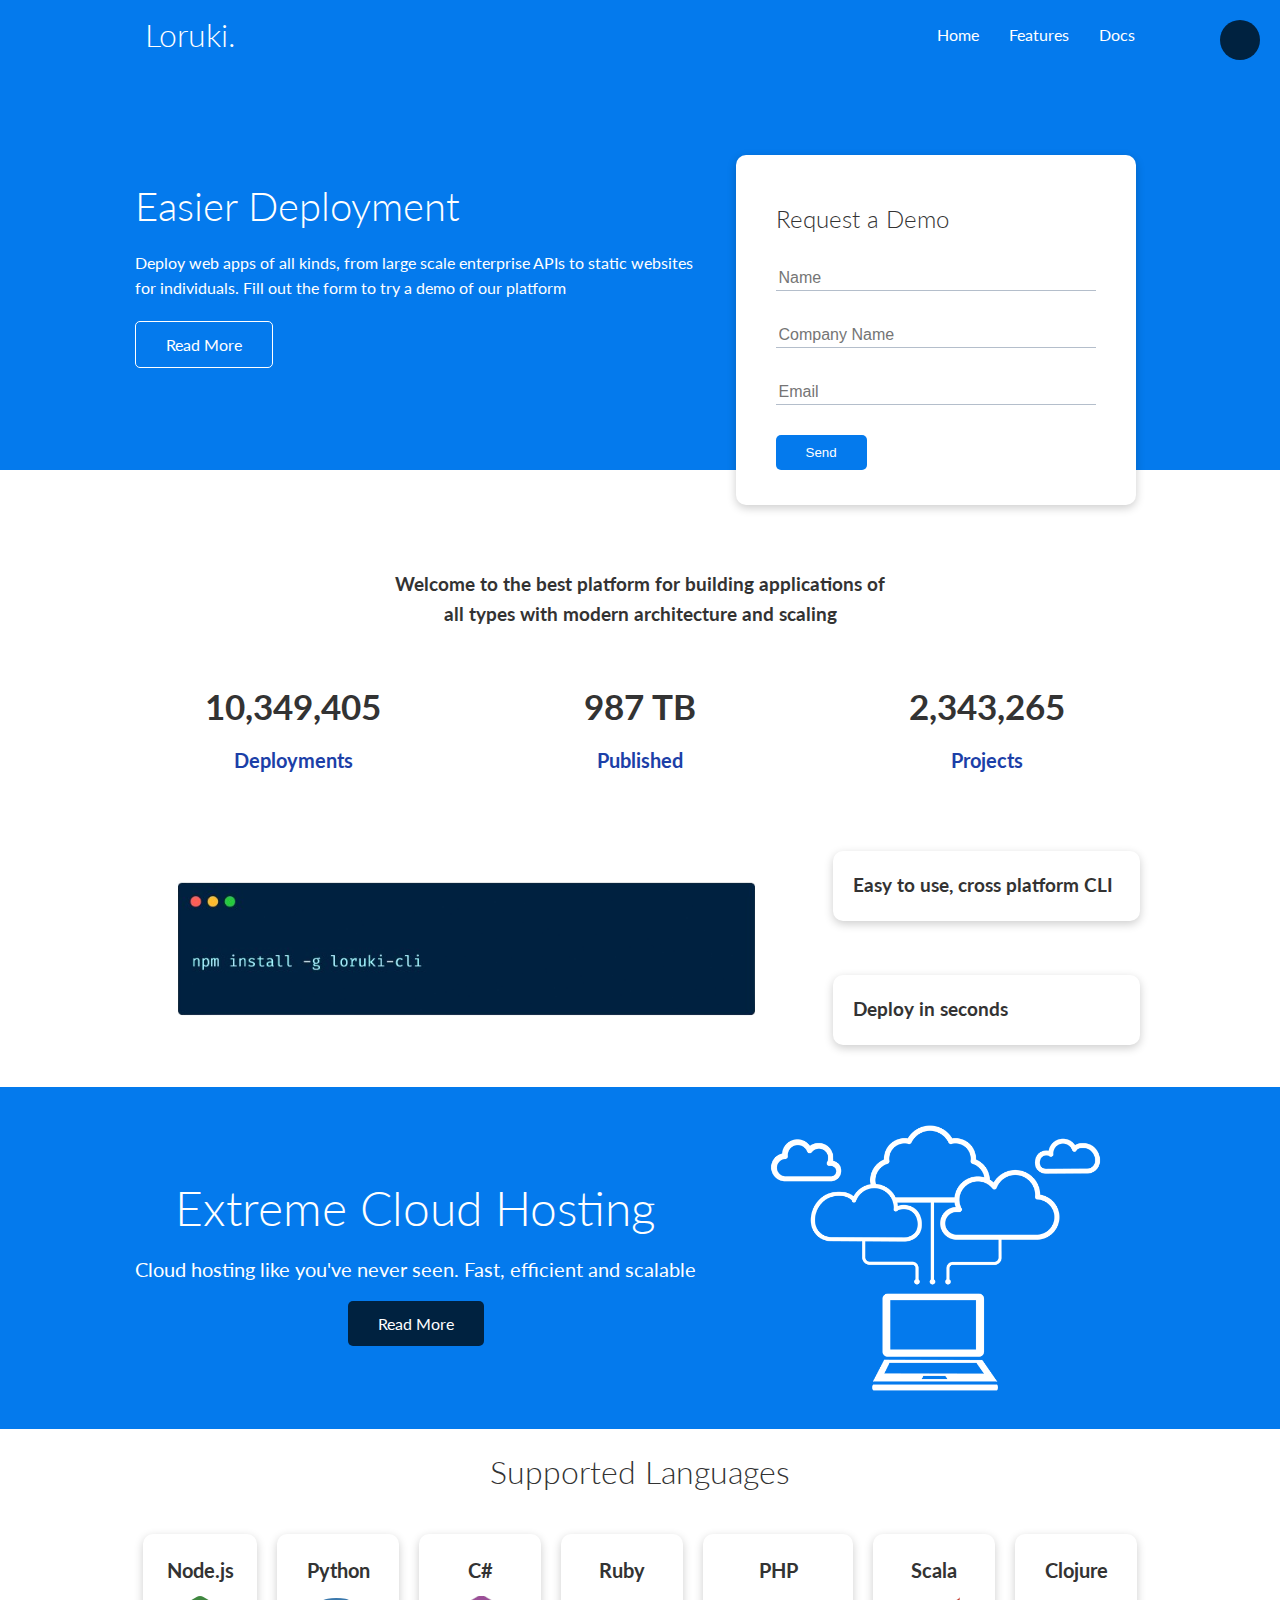
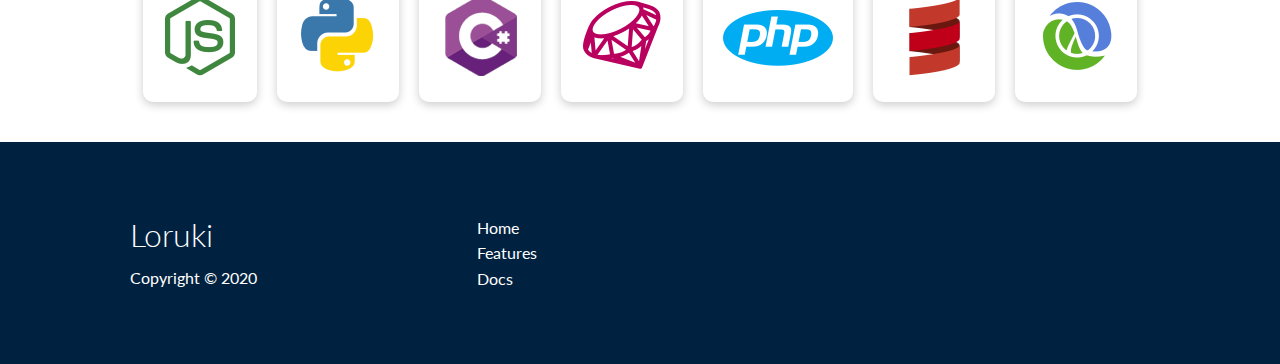
<file: index.html>
<!DOCTYPE html>
<html lang="en">
<head>
    <meta charset="UTF-8">
    <meta name="viewport" content="width=device-width, initial-scale=1.0">
    <link rel="stylesheet" href="https://cdnjs.cloudflare.com/ajax/libs/font-awesome/5.15.1/css/all.min.css" integrity="sha512-+4zCK9k+qNFUR5X+cKL9EIR+ZOhtIloNl9GIKS57V1MyNsYpYcUrUeQc9vNfzsWfV28IaLL3i96P9sdNyeRssA==" crossorigin="anonymous" />
    <link rel="stylesheet" href="utilities.css">
    <link rel="stylesheet" href="style.css">
    <title>Loruki | Cloud Hosting For Everyone</title>
</head>
<body>
    <!-- Navbar -->
    <div class="navbar">
        <div class="container flex">
             <h1 class="logo"><a href="index.html">Loruki.</a></h1>
            <nav>
                <ul>
                    <li><a href="index.html">Home</a></li>
                    <li><a href="features.html">Features</a></li>
                    <li><a href="docs.html">Docs</a></li>
                </ul>
            </nav>
        </div>
    </div>
    <!-- Replace the existing button with this -->
    <button id="darkToggle" class="btn btn-dark" style="position:absolute; top:20px; right:20px;">
    <i class="fas fa-moon"></i>
    </button>
    <!-- Showcase -->
    <section class="showcase">
        <div class="container grid">
            <div class="showcase-text">
                <h1>Easier Deployment</h1>
                <p>Deploy web apps of all kinds, from large scale enterprise APIs to static websites for individuals. Fill out the form to try a demo of our platform</p>
                <a href="features.html" class="btn btn-outline">Read More</a>
            </div>

            <div class="showcase-form card">
                <h2>Request a Demo</h2>
                 <!--  <form name="contact" netlify-honeypot="bot-field" method="POST" data-netlify="true">
                    <input type="hidden" name="form-name" value="contact">
                    <p class="hidden">
                        <label>Don’t fill this out if you're human: <input name="bot-field" /></label>
                      </p>
                    <div class="form-control">
                        <input type="text" name="name" placeholder="Name" required>
                    </div>
                    <div class="form-control">
                        <input type="text" name="company" placeholder="Company Name" required>
                    </div>
                    <div class="form-control">
                        <input type="email" name="email" placeholder="Email" required>
                    </div>
                    <input type="submit" value="Send" class="btn btn-primary">
                </form> -->
                 <form>
                    <div class="form-control">
                        <input type="text" name="name" placeholder="Name" required>
                    </div>
                    <div class="form-control">
                        <input type="text" name="company" placeholder="Company Name" required>
                    </div>
                    <div class="form-control">
                        <input type="email" name="email" placeholder="Email" required>
                    </div>
                    <input type="submit" value="Send" class="btn btn-primary">
                </form>
            </div>
        </div>
    </section>

    <!-- Stats -->
    <section class="stats">
        <div class="container">
            <h3 class="stats-heading text-center my-1">
                Welcome to the best platform for building applications of all types with modern architecture and scaling
            </h3>

            <div class="grid grid-3 text-center my-4">
                <div>
                    <i class="fas fa-server fa-3x"></i>
                    <h3>10,349,405</h3>
                    <p class="text-secondary">Deployments</p>
                </div>
                <div>
                    <i class="fas fa-upload fa-3x"></i>
                    <h3>987 TB</h3>
                    <p class="text-secondary">Published</p>
                </div>
                <div>
                    <i class="fas fa-project-diagram fa-3x"></i>
                    <h3>2,343,265</h3>
                    <p class="text-secondary">Projects</p>
                </div>
            </div>
        </div>
    </section>

    <!-- Cli -->
    <section class="cli">
        <div class="container grid">
            <img src="images/cli.png" alt="">
            <div class="card">
                <h3>Easy to use, cross platform CLI</h3>
            </div>
            <div class="card">
                <h3>Deploy in seconds</h3>
            </div>
        </div>
    </section>

    <!-- Cloud -->
    <section class="cloud bg-primary my-2 py-2">
        <div class="container grid">
            <div class="text-center">
                <h2 class="lg">Extreme Cloud Hosting</h2>
                <p class="lead my-1">Cloud hosting like you've never seen. Fast, efficient and scalable</p>
                <a href="features.html" class="btn btn-dark">Read More</a>
            </div>
            <img src="images/cloud.png" alt="">
        </div>
    </section>

    <!-- Languages -->
    <section class="languages">
        <h2 class="md text-center my-2">
            Supported Languages
        </h2>
        <div class="container flex">
            <div class="card">
                <h4>Node.js</h4>
                <img src="images/logos/node.png" alt="">
            </div>
            <div class="card">
                <h4>Python</h4>
                <img src="images/logos/python.png" alt="">
              </div>
              <div class="card">
                <h4>C#</h4>
                <img src="images/logos/csharp.png" alt="">
              </div>
              <div class="card">
                <h4>Ruby</h4>
                <img src="images/logos/ruby.png" alt="">
              </div>
              <div class="card">
                <h4>PHP</h4>
                <img src="images/logos/php.png" alt="">
              </div>
              <div class="card">
                <h4>Scala</h4>
                <img src="images/logos/scala.png" alt="">
              </div>
              <div class="card">
                <h4>Clojure</h4>
                <img src="images/logos/clojure.png" alt="">
              </div>
        </div>
    </section>

    <!-- Footer -->
    <footer class="footer bg-dark py-5">
        <div class="container grid grid-3">
            <div>
                <h1>Loruki
                </h1>
                <p>Copyright &copy; 2020</p>
            </div>
            <nav>
                <ul>
                    <li><a href="index.html">Home</a></li>
                    <li><a href="features.html">Features</a></li>
                    <li><a href="docs.html">Docs</a></li>
                </ul>
            </nav>
            <div class="social">
                <a href="#"><i class="fab fa-github fa-2x"></i></a>
                <a href="#"><i class="fab fa-facebook fa-2x"></i></a>
                <a href="#"><i class="fab fa-instagram fa-2x"></i></a>
                <a href="#"><i class="fab fa-twitter fa-2x"></i></a>
            </div>
        </div>
    </footer>

    <script src="dark_mode.js"></script>
</body>
</html>
</file>
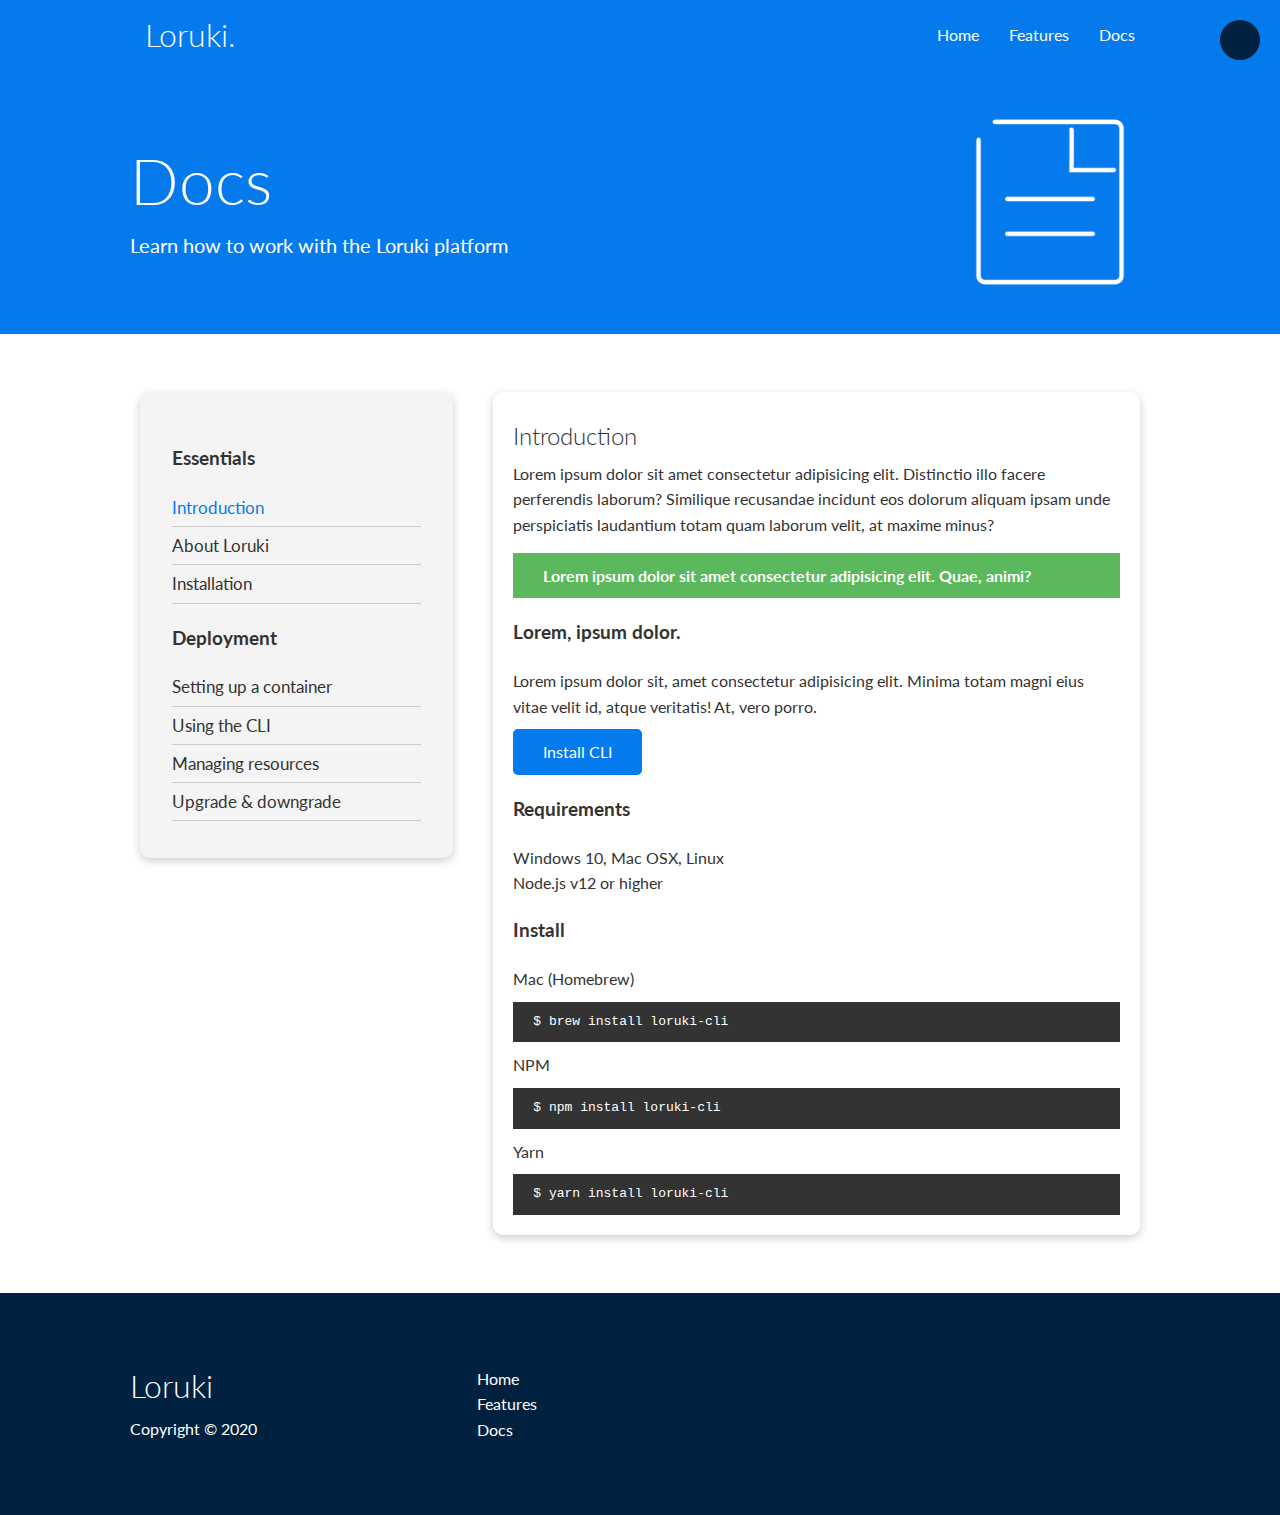
<file: docs.html>
<!DOCTYPE html>
<html lang="en">
<head>
    <meta charset="UTF-8">
    <meta name="viewport" content="width=device-width, initial-scale=1.0">
    <link rel="stylesheet" href="https://cdnjs.cloudflare.com/ajax/libs/font-awesome/5.15.1/css/all.min.css" integrity="sha512-+4zCK9k+qNFUR5X+cKL9EIR+ZOhtIloNl9GIKS57V1MyNsYpYcUrUeQc9vNfzsWfV28IaLL3i96P9sdNyeRssA==" crossorigin="anonymous" />
    <link rel="stylesheet" href="utilities.css">
    <link rel="stylesheet" href="style.css">
    <title>Loruki | Cloud Hosting For Everyone</title>
</head>
<body>
    <!-- Navbar -->
    <div class="navbar">
        <div class="container flex">
             <h1 class="logo"><a href="index.html">Loruki.</a></h1>
            <nav>
                <ul>
                    <li><a href="index.html">Home</a></li>
                    <li><a href="features.html">Features</a></li>
                    <li><a href="docs.html">Docs</a></li>
                </ul>
            </nav>
        </div>
    </div>

    <!-- Dark mode toggle -->
  <!-- Replace the existing button with this -->
    <button id="darkToggle" class="btn btn-dark" style="position:absolute; top:20px; right:20px;">
    <i class="fas fa-moon"></i>
    </button>
    <!-- Head -->
    <section class="docs-head bg-primary py-3">
        <div class="container grid">
            <div>
                <h1 class="xl">Docs</h1>
                <p class="lead">
                    Learn how to work with the Loruki platform
                </p>
            </div>
            <img src="images/docs.png" alt="">
        </div>
    </section>

    <!-- Docs main -->
    <section class="docs-main my-4">
        <div class="container grid">
            <div class="card bg-light p-3">
                <h3 class="my-2">Essentials</h3>
                <nav>
                    <ul>
                        <li><a class="text-primary" href="#">Introduction</a></li>
                        <li><a href="#">About Loruki</a></li>
                        <li><a href="#">Installation</a></li>
                    </ul>
                </nav>

                <h3 class="my-2">Deployment</h3>
                <nav>
                    <ul>
                        <li><a href="#">Setting up a container</a></li>
							<li><a href="#">Using the CLI</a></li>
							<li><a href="#">Managing resources</a></li>
							<li><a href="#">Upgrade & downgrade</a></li>
                    </ul>
                </nav>
            </div>
            <div class="card">
                <h2>Introduction</h2>
                <p>Lorem ipsum dolor sit amet consectetur adipisicing elit. Distinctio illo facere perferendis laborum? Similique recusandae incidunt eos dolorum aliquam ipsam unde perspiciatis laudantium totam quam laborum velit, at maxime minus?</p>

                <div class="alert alert-success">
                    <i class="fas fa-info"></i> Lorem ipsum dolor sit amet consectetur adipisicing elit. Quae, animi?
                </div>

                <h3>Lorem, ipsum dolor.</h3>
                <p>Lorem ipsum dolor sit, amet consectetur adipisicing elit. Minima totam magni eius vitae velit id, atque veritatis! At, vero porro.</p>
                <a href="#" class="btn btn-primary">Install CLI</a>

                <h3>Requirements</h3>
                <ul>
                    <li>Windows 10, Mac OSX, Linux</li>
                    <li>Node.js v12 or higher</li>
                </ul>

                <h3>Install</h3>
                <p>Mac (Homebrew)</p>
                <pre><code>$ brew install loruki-cli</code></pre>
                <p>NPM</p>
                <pre><code>$ npm install loruki-cli</code></pre>
                <p>Yarn</p>
                <pre><code>$ yarn install loruki-cli</code></pre>

            </div>
        </div>
    </section>
    
    <!-- Footer -->
    <footer class="footer bg-dark py-5">
        <div class="container grid grid-3">
            <div>
                <h1>Loruki
                </h1>
                <p>Copyright &copy; 2020</p>
            </div>
            <nav>
                <ul>
                    <li><a href="index.html">Home</a></li>
                    <li><a href="features.html">Features</a></li>
                    <li><a href="docs.html">Docs</a></li>
                </ul>
            </nav>
            <div class="social">
                <a href="#"><i class="fab fa-github fa-2x"></i></a>
                <a href="#"><i class="fab fa-facebook fa-2x"></i></a>
                <a href="#"><i class="fab fa-instagram fa-2x"></i></a>
                <a href="#"><i class="fab fa-twitter fa-2x"></i></a>
            </div>
        </div>
    </footer>

    <script src="dark_mode.js"></script>
</body>
</body>
</html>
</file>
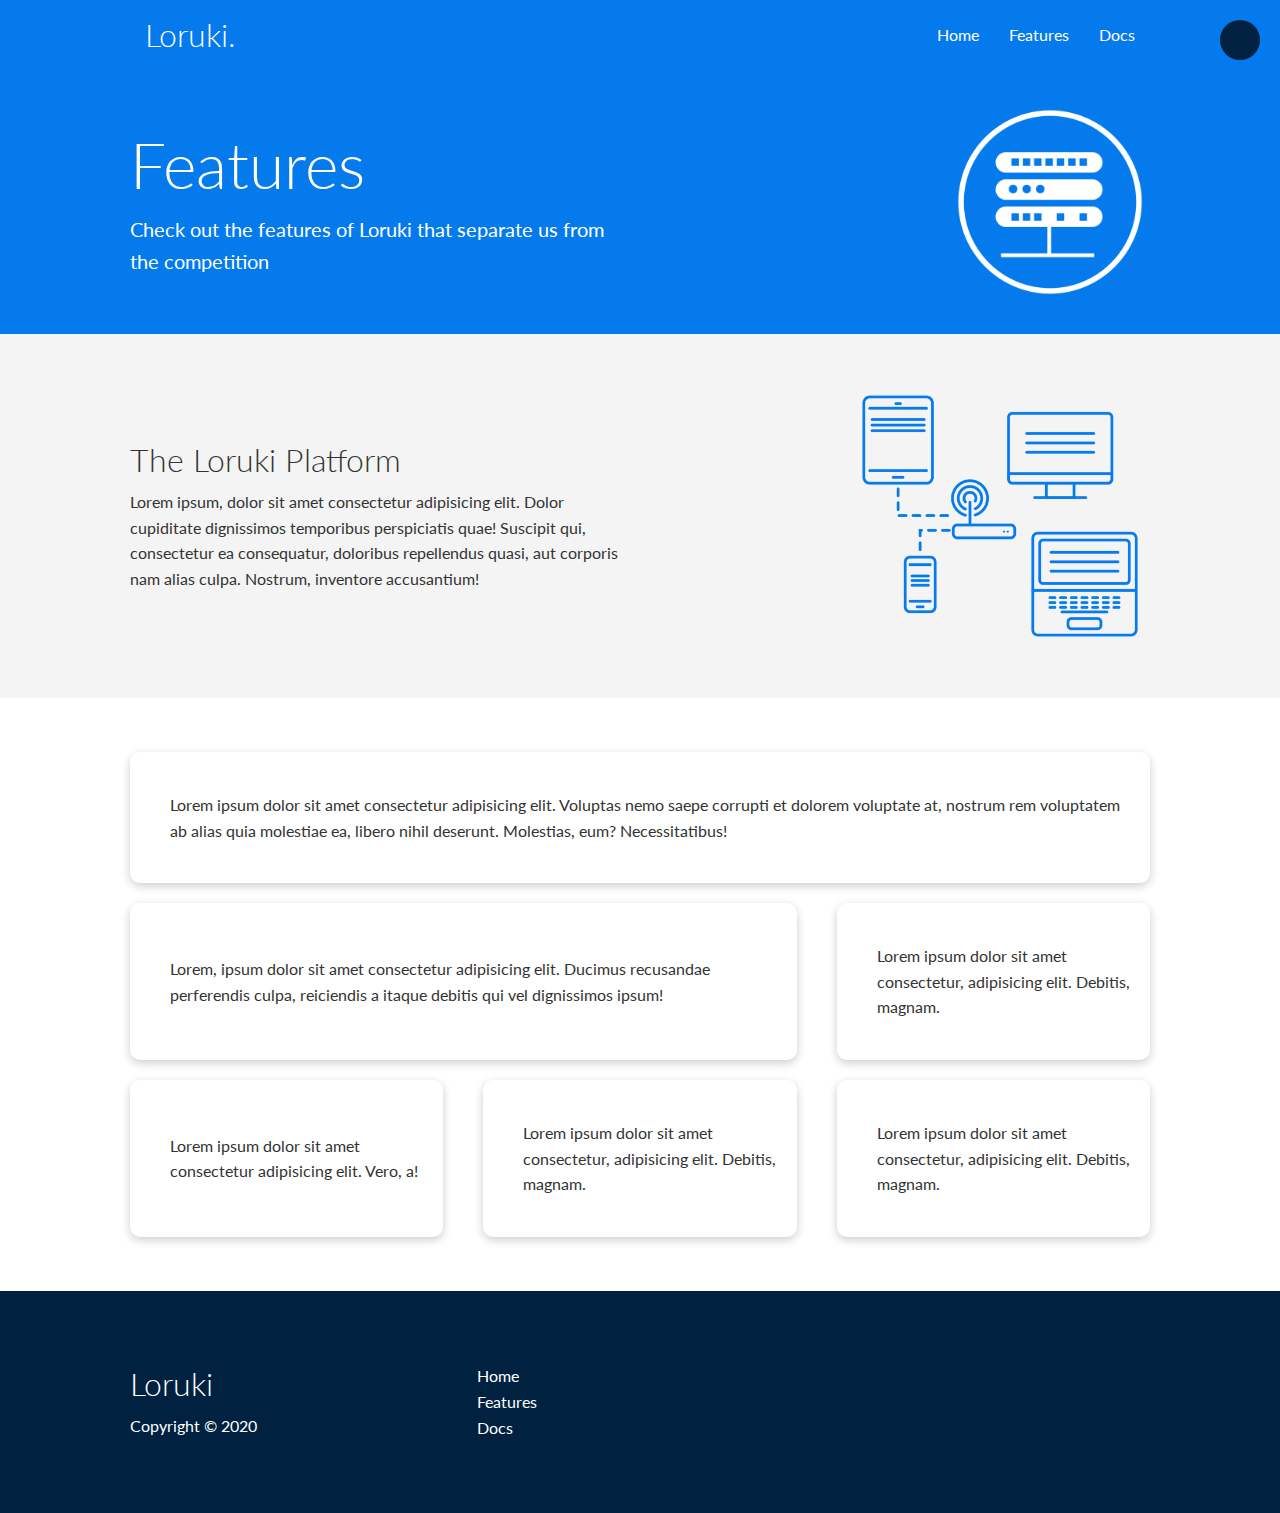
<file: features.html>
<!DOCTYPE html>
<html lang="en">
<head>
    <meta charset="UTF-8">
    <meta name="viewport" content="width=device-width, initial-scale=1.0">
    <link rel="stylesheet" href="https://cdnjs.cloudflare.com/ajax/libs/font-awesome/5.15.1/css/all.min.css" integrity="sha512-+4zCK9k+qNFUR5X+cKL9EIR+ZOhtIloNl9GIKS57V1MyNsYpYcUrUeQc9vNfzsWfV28IaLL3i96P9sdNyeRssA==" crossorigin="anonymous" />
    <link rel="stylesheet" href="utilities.css">
    <link rel="stylesheet" href="style.css">
    <title>Loruki | Cloud Hosting For Everyone</title>
</head>
<body>
    <!-- Navbar -->
    <div class="navbar">
        <div class="container flex">
             <h1 class="logo"><a href="index.html">Loruki.</a></h1>
            <nav>
                <ul>
                    <li><a href="index.html">Home</a></li>
                    <li><a href="features.html">Features</a></li>
                    <li><a href="docs.html">Docs</a></li>
                </ul>
            </nav>
        </div>
    </div>

    <!-- Dark mode toggle -->
 <!-- Replace the existing button with this -->
    <button id="darkToggle" class="btn btn-dark" style="position:absolute; top:20px; right:20px;">
    <i class="fas fa-moon"></i>
    </button>

    <!-- Head -->
    <section class="features-head bg-primary py-3">
        <div class="container grid">
            <div>
                <h1 class="xl">Features</h1>
                <p class="lead">
                    Check out the features of Loruki that separate us from the
						competition
                </p>
            </div>
            <img src="images/server.png" alt="">
        </div>
    </section>

    <!-- Sub head -->
    <section class="features-sub-head bg-light py-3">
        <div class="container grid">
            <div>
                <h1 class="md">The Loruki Platform</h1>
                <p>
                    Lorem ipsum, dolor sit amet consectetur adipisicing elit. Dolor cupiditate dignissimos temporibus perspiciatis quae! Suscipit qui, consectetur ea consequatur, doloribus repellendus quasi, aut corporis nam alias culpa. Nostrum, inventore accusantium!
                </p>
            </div>
            <img src="images/server2.png" alt="">
        </div>
    </section>

    <section class="features-main my-2">
        <div class="container grid grid-3">
            <div class="card flex">
                <i class="fas fa-server fa-3x"></i>
                <p>Lorem ipsum dolor sit amet consectetur adipisicing elit. Voluptas nemo saepe corrupti et dolorem voluptate at, nostrum rem voluptatem ab alias quia molestiae ea, libero nihil deserunt. Molestias, eum? Necessitatibus!</p>
            </div>
            <div class="card flex">
                <i class="fas fa-network-wired fa-3x"></i>
                <p>
                    Lorem, ipsum dolor sit amet consectetur adipisicing elit. Ducimus
                    recusandae perferendis culpa, reiciendis a itaque debitis qui vel
                    dignissimos ipsum!
                </p>
            </div>
            <div class="card flex">
                <i class="fas fa-laptop-code fa-3x"></i>
                <p>
                    Lorem ipsum dolor sit amet consectetur, adipisicing elit. Debitis,
                    magnam.
                </p>
            </div>
            <div class="card flex">
                <i class="fas fa-database fa-3x"></i>
                <p>
                    Lorem ipsum dolor sit amet consectetur adipisicing elit. Vero, a!
                </p>
            </div>
            <div class="card flex">
                <i class="fas fa-power-off fa-3x"></i>
                <p>
                    Lorem ipsum dolor sit amet consectetur, adipisicing elit. Debitis,
                    magnam.
                </p>
            </div>
            <div class="card flex">
                <i class="fas fa-upload fa-3x"></i>
                <p>
                    Lorem ipsum dolor sit amet consectetur, adipisicing elit. Debitis,
                    magnam.
                </p>
            </div>
        </div>
    </section>

    <!-- Footer -->
    <footer class="footer bg-dark py-5">
        <div class="container grid grid-3">
            <div>
                <h1>Loruki
                </h1>
                <p>Copyright &copy; 2020</p>
            </div>
            <nav>
                <ul>
                    <li><a href="index.html">Home</a></li>
                    <li><a href="features.html">Features</a></li>
                    <li><a href="docs.html">Docs</a></li>
                </ul>
            </nav>
            <div class="social">
                <a href="#"><i class="fab fa-github fa-2x"></i></a>
                <a href="#"><i class="fab fa-facebook fa-2x"></i></a>
                <a href="#"><i class="fab fa-instagram fa-2x"></i></a>
                <a href="#"><i class="fab fa-twitter fa-2x"></i></a>
            </div>
        </div>
    </footer>

    <script src="dark_mode.js"></script>
</body>
</body>
</html>
</file>
<file: utilities.css>
.container {
  max-width: 1100px;
  margin: 0 auto;
  overflow: auto;
  padding: 0 40px;
}

.card {
  background-color: #fff;
  color: #333;
  border-radius: 10px;
  box-shadow: 0 3px 10px rgba(0, 0, 0, 0.2);
  padding: 20px;
  margin: 10px;
}

.btn {
  display: inline-block;
  padding: 10px 30px;
  cursor: pointer;
  background: var(--primary-color);
  color: #fff;
  border: none;
  border-radius: 5px;
}

.btn-outline {
  background-color: transparent;
  border: 1px #fff solid;
}

.btn:hover {
  transform: scale(0.98);
}

/* Backgrounds & colored buttons */
.bg-primary,
.btn-primary {
  background-color: var(--primary-color);
  color: #fff;
}

.bg-secondary,
.btn-secondary {
  background-color: var(--secondary-color);
  color: #fff;
}

.bg-dark,
.btn-dark {
  background-color: var(--dark-color);
  color: #fff;
}

.bg-light,
.btn-light {
  background-color: var(--light-color);
  color: #333;
}

.bg-primary a,
.btn-primary a,
.bg-secondary a,
.btn-secondary a,
.bg-dark a,
.btn-dark a {
  color: #fff;
}

/* Text colors */
.text-primary {
  color: var(--primary-color);
}

.text-secondary {
  color: var(--secondary-color);
}

.text-dark {
  color: var(--dark-color);
}

.text-light {
  color: var(--light-color);
}

/* Text sizes */
.lead {
  font-size: 20px;
}

.sm {
  font-size: 1rem;
}

.md {
  font-size: 2rem;
}

.lg {
  font-size: 3rem;
}

.xl {
  font-size: 4rem;
}

.text-center {
  text-align: center;
}

/* Alert */
.alert {
  background-color: var(--light-color);
  padding: 10px 20px;
  font-weight: bold;
  margin: 15px 0;
}

.alert i {
  margin-right: 10px;
}

.alert-success {
  background-color: var(--success-color);
  color: #fff;
}

.alert-error {
  background-color: var(--error-color);
  color: #fff;
}

.flex {
  display: flex;
  justify-content: center;
  align-items: center;
  height: 100%;
}

.grid {
  display: grid;
  grid-template-columns: repeat(2, 1fr);
  gap: 20px;
  justify-content: center;
  align-items: center;
  height: 100%;
}

.grid-3 {
  grid-template-columns: repeat(3, 1fr);
}

/* Margin */
.my-1 {
  margin: 1rem 0;
}

.my-2 {
  margin: 1.5rem 0;
}

.my-3 {
  margin: 2rem 0;
}

.my-4 {
  margin: 3rem 0;
}

.my-5 {
  margin: 4rem 0;
}

.m-1 {
  margin: 1rem;
}

.m-2 {
  margin: 1.5rem;
}

.m-3 {
  margin: 2rem;
}

.m-4 {
  margin: 3rem;
}

.m-5 {
  margin: 4rem;
}

/* Padding */
.py-1 {
  padding: 1rem 0;
}

.py-2 {
  padding: 1.5rem 0;
}

.py-3 {
  padding: 2rem 0;
}

.py-4 {
  padding: 3rem 0;
}

.py-5 {
  padding: 4rem 0;
}

.p-1 {
  padding: 1rem;
}

.p-2 {
  padding: 1.5rem;
}

.p-3 {
  padding: 2rem;
}

.p-4 {
  padding: 3rem;
}

.p-5 {
  padding: 4rem;
}
</file>
<file: style.css>
@import url('https://fonts.googleapis.com/css2?family=Lato:wght@300&display=swap');

:root {
  --primary-color: #047aed;
  --secondary-color: #1c3fa8;
  --dark-color: #002240;
  --light-color: #f4f4f4;
  --success-color: #5cb85c;
  --error-color: #d9534f;
}

* {
  box-sizing: border-box;
  padding: 0;
  margin: 0;
}

body {
  font-family: 'Lato', sans-serif;
  color: #333;
  line-height: 1.6;
}

ul {
  list-style-type: none;
}

a {
  text-decoration: none;
  color: #333;
}
h1,
h2 {
  font-weight: 300;
  line-height: 1.2;
  margin: 10px 0;
}

p {
  margin: 10px 0;
}

img {
  width: 100%;
}

code,
pre {
  background: #333;
  color: #fff;
  padding: 10px;
}

.hidden {
  visibility: hidden;
  height: 0;
}
/* Dark Mode Styles */

/* Dark mode icon styling */
#darkToggle {
  width: 40px;
  height: 40px;
  border-radius: 50%;
  display: flex;
  align-items: center;
  justify-content: center;
  padding: 0;
}

/* Animate the icon on hover */
#darkToggle i {
  transition: transform 0.3s ease;
}

#darkToggle:hover i {
  transform: scale(1.2);
}

/* Dark mode specific icon styling */
body.dark-mode #darkToggle i {
  color: #ffd700; /* Gold color for dark mode */
}

/* Light mode specific icon styling */
body:not(.dark-mode) #darkToggle i {
  color: #333;
}
body.dark-mode {
  background-color: #121212;
  color: #e0e0e0;
}

body.dark-mode a {
  color: #90caf9;
}

body.dark-mode .navbar {
  background-color: #1f1f1f;
}

body.dark-mode .card,
body.dark-mode .bg-light,
body.dark-mode .alert {
  background-color: #1e1e1e;
  color: #e0e0e0;
}

body.dark-mode .btn {
  background-color: #333;
  color: #fff;
}

body.dark-mode .btn-outline {
  border: 1px solid #fff;
}

body.dark-mode .bg-primary {
  background-color: #0d47a1;
}

body.dark-mode .footer {
  background-color: #1f1f1f;
}

body.dark-mode .alert {
  background-color: #2a2a2a;
  color: #fff;
}

body.dark-mode code,
body.dark-mode pre {
  background: #000;
  color: #0f0;
}

/* Add this to your dark mode styles */
body.dark-mode .showcase-form input[type='text'],
body.dark-mode .showcase-form input[type='email'] {
  background-color: #2d2d2d;
  color: #e0e0e0;
  border-bottom: 1px solid #555;
}

body.dark-mode .showcase-form input::placeholder {
  color: #999;
}

body.dark-mode .showcase-form .form-control {
  background-color: transparent;
}

/* Update the form card background in dark mode */
body.dark-mode .showcase-form.card {
  background-color: #1e1e1e;
  border: 1px solid #333;
}

/* Navbar */
.navbar {
  background-color: var(--primary-color);
  color: #fff;
  height: 70px;
}

.navbar ul {
  display: flex;
}

.navbar a {
  color: #fff;
  padding: 10px;
  margin: 0 5px;
}

.navbar ul a:hover {
  border-bottom: 2px #fff solid;
}

.navbar .flex {
  justify-content: space-between;
}

/* Showcase */
.showcase {
  height: 400px;
  background-color: var(--primary-color);
  color: #fff;
  position: relative;
}

.showcase h1 {
  font-size: 40px;
}

.showcase p {
  margin: 20px 0;
}

.showcase .grid {
  overflow: visible;
  grid-template-columns: 55% auto;
  gap: 30px;
}

.showcase-text {
  animation: slideInFromLeft 1s ease-in;
}

.showcase-form {
  position: relative;
  top: 60px;
  height: 350px;
  width: 400px;
  padding: 40px;
  z-index: 100;
  justify-self: flex-end;
  animation: slideInFromRight 1s ease-in;
}

.showcase-form .form-control {
  margin: 30px 0;
}

.showcase-form input[type='text'],
.showcase-form input[type='email'] {
  border: 0;
  border-bottom: 1px solid #b4becb;
  width: 100%;
  padding: 3px;
  font-size: 16px;
}

.showcase-form input:focus {
  outline: none;
}

/*.showcase::before,
.showcase::after {
  content: '';
  position: absolute;
  height: 100px;
  bottom: -70px;
  right: 0;
  left: 0;
  background: #fff;
  transform: skewY(-3deg);
  -webkit-transform: skewY(-3deg);
  -moz-transform: skewY(-3deg);
  -ms-transform: skewY(-3deg);
}*/

/* Stats */
.stats {
  padding-top: 100px;
  animation: slideInFromBottom 1s ease-in;
}

.stats-heading {
  max-width: 500px;
  margin: auto;
}

.stats .grid h3 {
  font-size: 35px;
}

.stats .grid p {
  font-size: 20px;
  font-weight: bold;
}

/* Cli */
.cli .grid {
  grid-template-columns: repeat(3, 1fr);
  grid-template-rows: repeat(2, 1fr);
}

.cli .grid > *:first-child {
  grid-column: 1 / span 2;
  grid-row: 1 / span 2;
}

/* Cloud */
.cloud .grid {
  grid-template-columns: 4fr 3fr;
}

/* Languages */

.languages .flex {
  flex-wrap: wrap;
}

.languages .card {
  text-align: center;
  margin: 18px 10px 40px;
  transition: transform 0.2s ease-in;
}

.languages .card h4 {
  font-size: 20px;
  margin-bottom: 10px;
}

.languages .card:hover {
  transform: translateY(-15px);
}

/* Features */
.features-head img,
.docs-head img {
  width: 200px;
  justify-self: flex-end;
}

.features-sub-head img {
  width: 300px;
  justify-self: flex-end;
}

.features-main .card > i {
  margin-right: 20px;
}

.features-main .grid {
  padding: 30px;
}

.features-main .grid > *:first-child {
  grid-column: 1 / span 3;
}

.features-main .grid > *:nth-child(2) {
  grid-column: 1 / span 2;
}

/* Docs */
.docs-main h3 {
  margin: 20px 0;
}

.docs-main .grid {
  grid-template-columns: 1fr 2fr;
  align-items: flex-start;
}

.docs-main nav li {
  font-size: 17px;
  padding-bottom: 5px;
  margin-bottom: 5px;
  border-bottom: 1px #ccc solid;
}

.docs-main a:hover {
  font-weight: bold;
}

/* Footer */
.footer .social a {
  margin: 0 10px;
}

.fa-github:hover {
  color: #000000;
}

.fa-facebook:hover {
  color: #1773EA;
}

.fa-instagram:hover {
  color: #B32E87;
}

.fa-twitter:hover {
  color: #1C9CEA;
}

/* Animations */
@keyframes slideInFromLeft {
  0% {
    transform: translateX(-100%);
  }

  100% {
    transform: translateX(0);
  }
}

@keyframes slideInFromRight {
  0% {
    transform: translateX(100%);
  }

  100% {
    transform: translateX(0);
  }
}

@keyframes slideInFromTop {
  0% {
    transform: translateY(-100%);
  }

  100% {
    transform: translateX(0);
  }
}

@keyframes slideInFromBottom {
  0% {
    transform: translateY(100%);
  }

  100% {
    transform: translateX(0);
  }
}
@media (max-width: 1000px){

  .showcase-form{
    width: 340px;
  }
}

/* Tablets and under */
@media (max-width: 768px) {
  .grid,
  .showcase .grid,
  .stats .grid,
  .cli .grid,
  .cloud .grid,
  .features-main .grid,
  .docs-main .grid {
    grid-template-columns: 1fr;
    grid-template-rows: 1fr;
  }

  .showcase {
    height: auto;
  }

  .showcase-text {
    text-align: center;
    margin-top: 40px;
    animation: slideInFromTop 1s ease-in;
  }

  .showcase-form {
    justify-self: center;
    margin: auto;
    animation: slideInFromBottom 1s ease-in;
  }

  .cli .grid > *:first-child {
    grid-column: 1;
    grid-row: 1;
  }

  .features-head,
  .features-sub-head,
  .docs-head {
    text-align: center;
  }

  .features-head img,
  .features-sub-head img,
  .docs-head img {
    justify-self: center;
  }

  .features-main .grid > *:first-child,
  .features-main .grid > *:nth-child(2) {
    grid-column: 1;
  }
}




/* Mobile */
@media (max-width: 500px) {
  .navbar {
    height: 110px;
  }

  .navbar .flex {
    flex-direction: column;
  }

  .navbar ul {
    padding: 10px;
    background-color: rgba(0, 0, 0, 0.1);
  }
  
  .showcase-form {
    width: 300px;
  }


}
</file>
